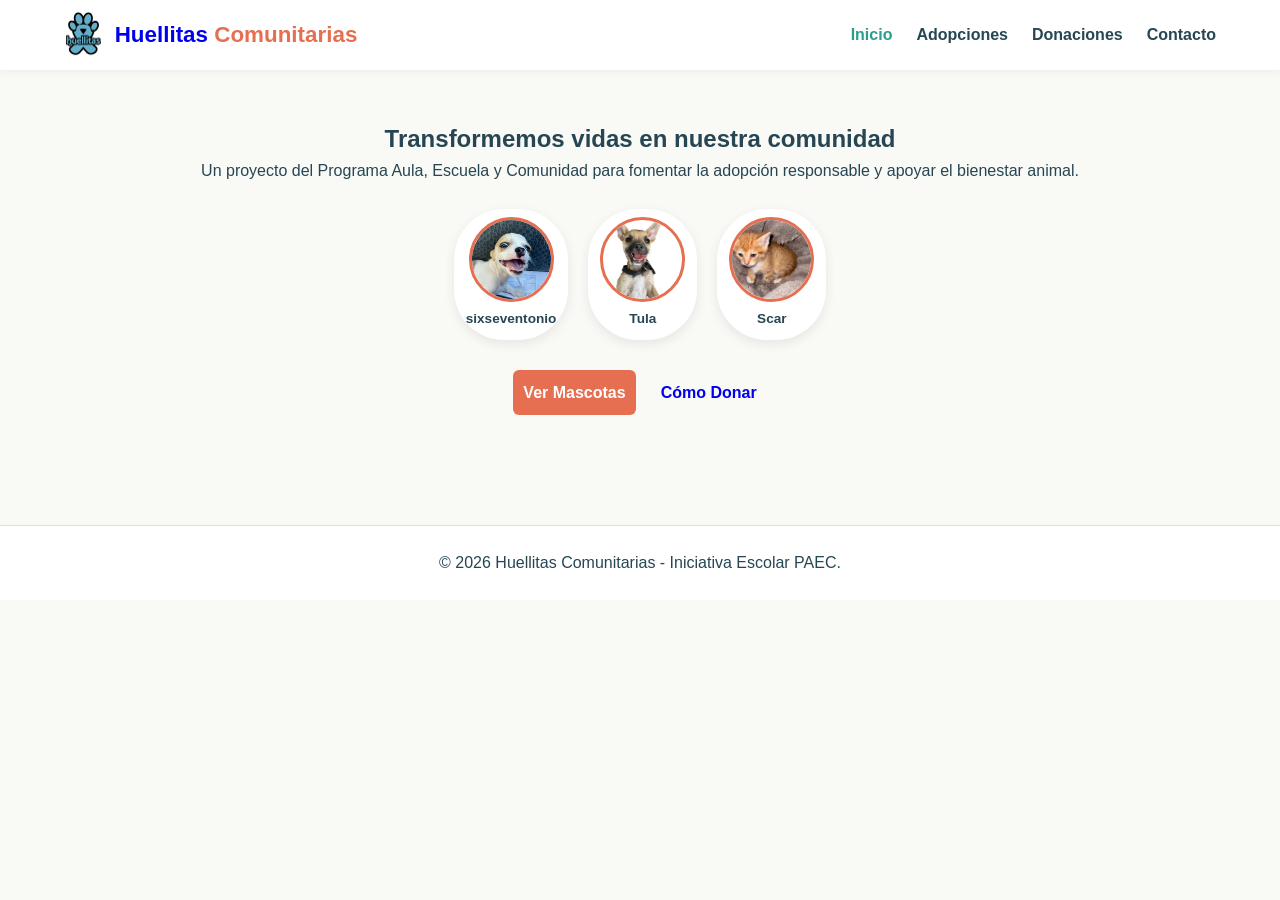
<file: index.html>
<!DOCTYPE html>
<html lang="es">
<head>
  <meta charset="UTF-8">
  <meta name="viewport" content="width=device-width, initial-scale=1.0">
  <title>Huellitas Comunitarias | Proyecto PAEC</title>
  <link rel="stylesheet" href="css/styles.css">
</head>
<body>

  <!-- Encabezado y Navegación -->
  <header class="header">
    <div class="logo">
      <a href="index.html" class="logo-link">
        <!-- Imagen del Logo -->
        <img src="imagenes/mascotas/logo.png" alt="Logo Huellitas Comunitarias" class="logo-img">
        <h1>Huellitas <span>Comunitarias</span></h1>
      </a>
    </div>
    <nav class="nav">
      <ul>
        <li><a href="index.html" class="active">Inicio</a></li>
        <li><a href="adopciones.html">Adopciones</a></li>
        <li><a href="donaciones.html">Donaciones</a></li>
        <li><a href="contacto.html">Contacto</a></li>
      </ul>
    </nav>
  </header>

  <!-- Hero Section -->
  <section class="hero">
    <div class="hero-content">
      <h2>Transformemos vidas en nuestra comunidad</h2>
      <p>Un proyecto del Programa Aula, Escuela y Comunidad para fomentar la adopción responsable y apoyar el bienestar animal.</p>
      
      <!-- Vista previa de mascotas en adopción -->
      <div class="hero-pets-preview">
        <div class="preview-pet-card">
          <img src="imagenes/mascotas/sixseventonio.JPG" alt="sixseventonio">
          <span>sixseventonio</span>
        </div>
        <div class="preview-pet-card">
          <img src="imagenes/mascotas/Tula.PNG" alt="Apolo">
          <span>Tula</span>
        </div>
        <div class="preview-pet-card">
          <img src="imagenes/mascotas/scar.jpeg" alt="Luna">
          <span>Scar</span>
        </div>
      </div>

      <!-- Botones de Acción -->
      <div class="hero-buttons">
        <a href="adopciones.html" class="btn btn-primary">Ver Mascotas</a>
        <a href="donaciones.html" class="btn btn-secondary">Cómo Donar</a>
      </div>
    </div>
  </section>

  <!-- Pie de página -->
  <footer class="footer">
    <p>&copy; 2026 Huellitas Comunitarias - Iniciativa Escolar PAEC.</p>
  </footer>

</body>
</html>
</file>
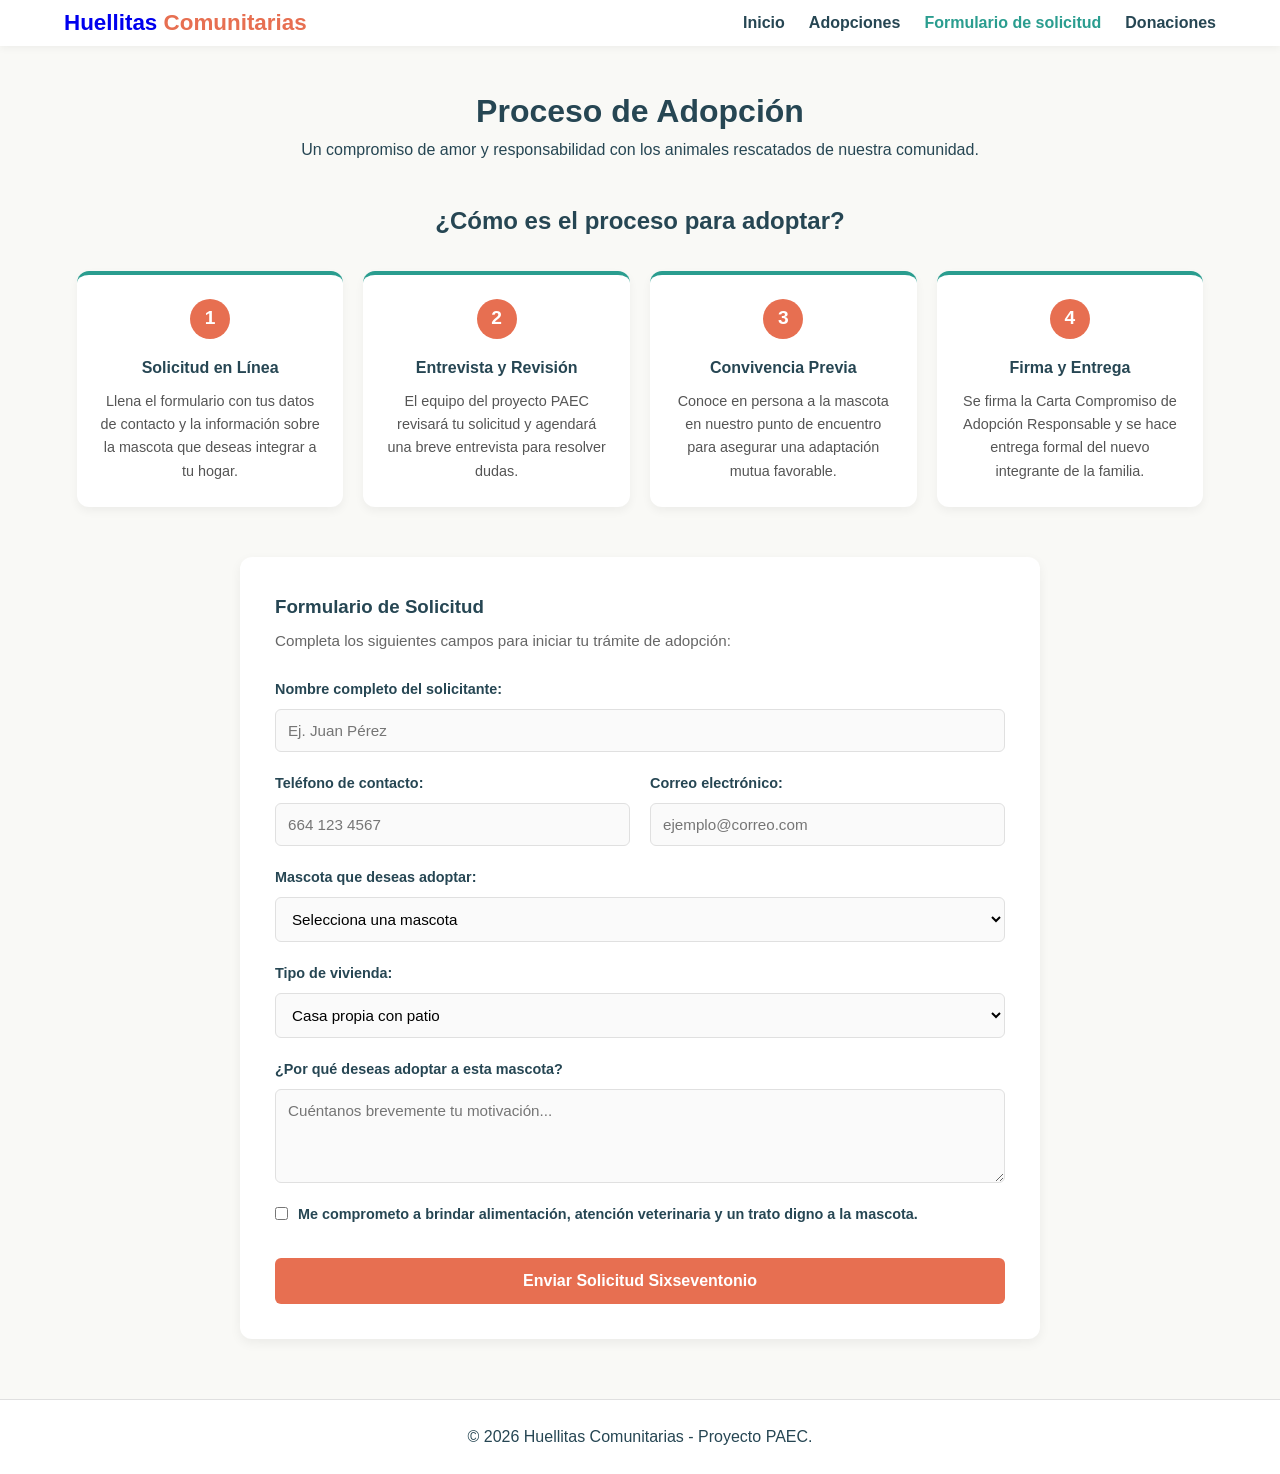
<file: adopcion sixseventonio.html>
<!DOCTYPE html>
<html lang="es">
<head>
  <meta charset="UTF-8">
  <meta name="viewport" content="width=device-width, initial-scale=1.0">
  <title>Adopción | Huellitas Comunitarias</title>
  <link rel="stylesheet" href="css/styles.css">
</head>
<body>

  <!-- Encabezado y Navegación -->
  <header class="header">
    <div class="logo">
              <a href="adopcion sixseventonio.html" class="logo-link">

      <h1>Huellitas <span>Comunitarias</span></h1>
    </div>
    <nav class="nav">
      <ul>
        <li><a href="index.html">Inicio</a></li>
        <li><a href="adopciones.html">Adopciones</a></li>
        <li><a href="adopcion sixseventonio.html" class="active">Formulario de solicitud</a></li>
        <li><a href="donaciones.html">Donaciones</a></li>
      </ul>
    </nav>
  </header>

  <main class="container">
    
    <!-- Encabezado de la Página -->
    <section class="page-title">
      <h2>Proceso de Adopción</h2>
      <p>Un compromiso de amor y responsabilidad con los animales rescatados de nuestra comunidad.</p>
    </section>

    <!-- Pasos del Proceso de Adopción -->
    <section class="process-section">
      <h3 class="section-subtitle">¿Cómo es el proceso para adoptar?</h3>
      
      <div class="steps-grid">
        <div class="step-card">
          <div class="step-number">1</div>
          <h4>Solicitud en Línea</h4>
          <p>Llena el formulario con tus datos de contacto y la información sobre la mascota que deseas integrar a tu hogar.</p>
        </div>

        <div class="step-card">
          <div class="step-number">2</div>
          <h4>Entrevista y Revisión</h4>
          <p>El equipo del proyecto PAEC revisará tu solicitud y agendará una breve entrevista para resolver dudas.</p>
        </div>

        <div class="step-card">
          <div class="step-number">3</div>
          <h4>Convivencia Previa</h4>
          <p>Conoce en persona a la mascota en nuestro punto de encuentro para asegurar una adaptación mutua favorable.</p>
        </div>

        <div class="step-card">
          <div class="step-number">4</div>
          <h4>Firma y Entrega</h4>
          <p>Se firma la Carta Compromiso de Adopción Responsable y se hace entrega formal del nuevo integrante de la familia.</p>
        </div>
      </div>
    </section>

    <!-- Formulario de Adopción -->
    <section class="form-container">
      <h3>Formulario de Solicitud </h3>
      <p>Completa los siguientes campos para iniciar tu trámite de adopción:</p>

      <form action="#" method="POST" class="adoption-form">
        <div class="form-group">
          <label for="nombre">Nombre completo del solicitante:</label>
          <input type="text" id="nombre" name="nombre" placeholder="Ej. Juan Pérez" required>
        </div>

        <div class="form-group-double">
          <div class="form-group">
            <label for="telefono">Teléfono de contacto:</label>
            <input type="tel" id="telefono" name="telefono" placeholder="664 123 4567" required>
          </div>
          <div class="form-group">
            <label for="correo">Correo electrónico:</label>
            <input type="email" id="correo" name="correo" placeholder="ejemplo@correo.com" required>
          </div>
        </div>

        <div class="form-group">
          <label for="mascota">Mascota que deseas adoptar:</label>
          <select id="mascota" name="mascota" required>
            <option value="" disabled selected>Selecciona una mascota</option>
            <option value="Tula">Tula (Perro - Mestizo)</option>
            <option value="Scar">Scar (Gato - Doméstico)</option>
            <option value="Sixseventonio">Sixseventonio  (Perro - perron)</option>
            <option value="Otro">Otra mascota rescatada</option>
          </select>
        </div>

        <div class="form-group">
          <label for="tipo-vivienda">Tipo de vivienda:</label>
          <select id="tipo-vivienda" name="tipo-vivienda" required>
            <option value="Casa con patio">Casa propia con patio</option>
            <option value="Casa sin patio">Casa sin patio</option>
            <option value="Departamento">Departamento</option>
          </select>
        </div>

        <div class="form-group">
          <label for="motivo">¿Por qué deseas adoptar a esta mascota?</label>
          <textarea id="motivo" name="motivo" rows="4" placeholder="Cuéntanos brevemente tu motivación..." required></textarea>
        </div>

        <div class="form-checkbox">
          <input type="checkbox" id="compromiso" required>
          <label for="compromiso">Me comprometo a brindar alimentación, atención veterinaria y un trato digno a la mascota.</label>
        </div>

        <button type="button" onclick="window.location.href='index.html'" class="btn btn-primary btn-block">Enviar Solicitud Sixseventonio</button>
        <form action="index.html" method="GET" class="adoption-form">

        </form>
      </form>
    </section>

  </main>

  <footer class="footer">
    <p>&copy; 2026 Huellitas Comunitarias - Proyecto PAEC.</p>
  </footer>

</body>
</html>
</file>
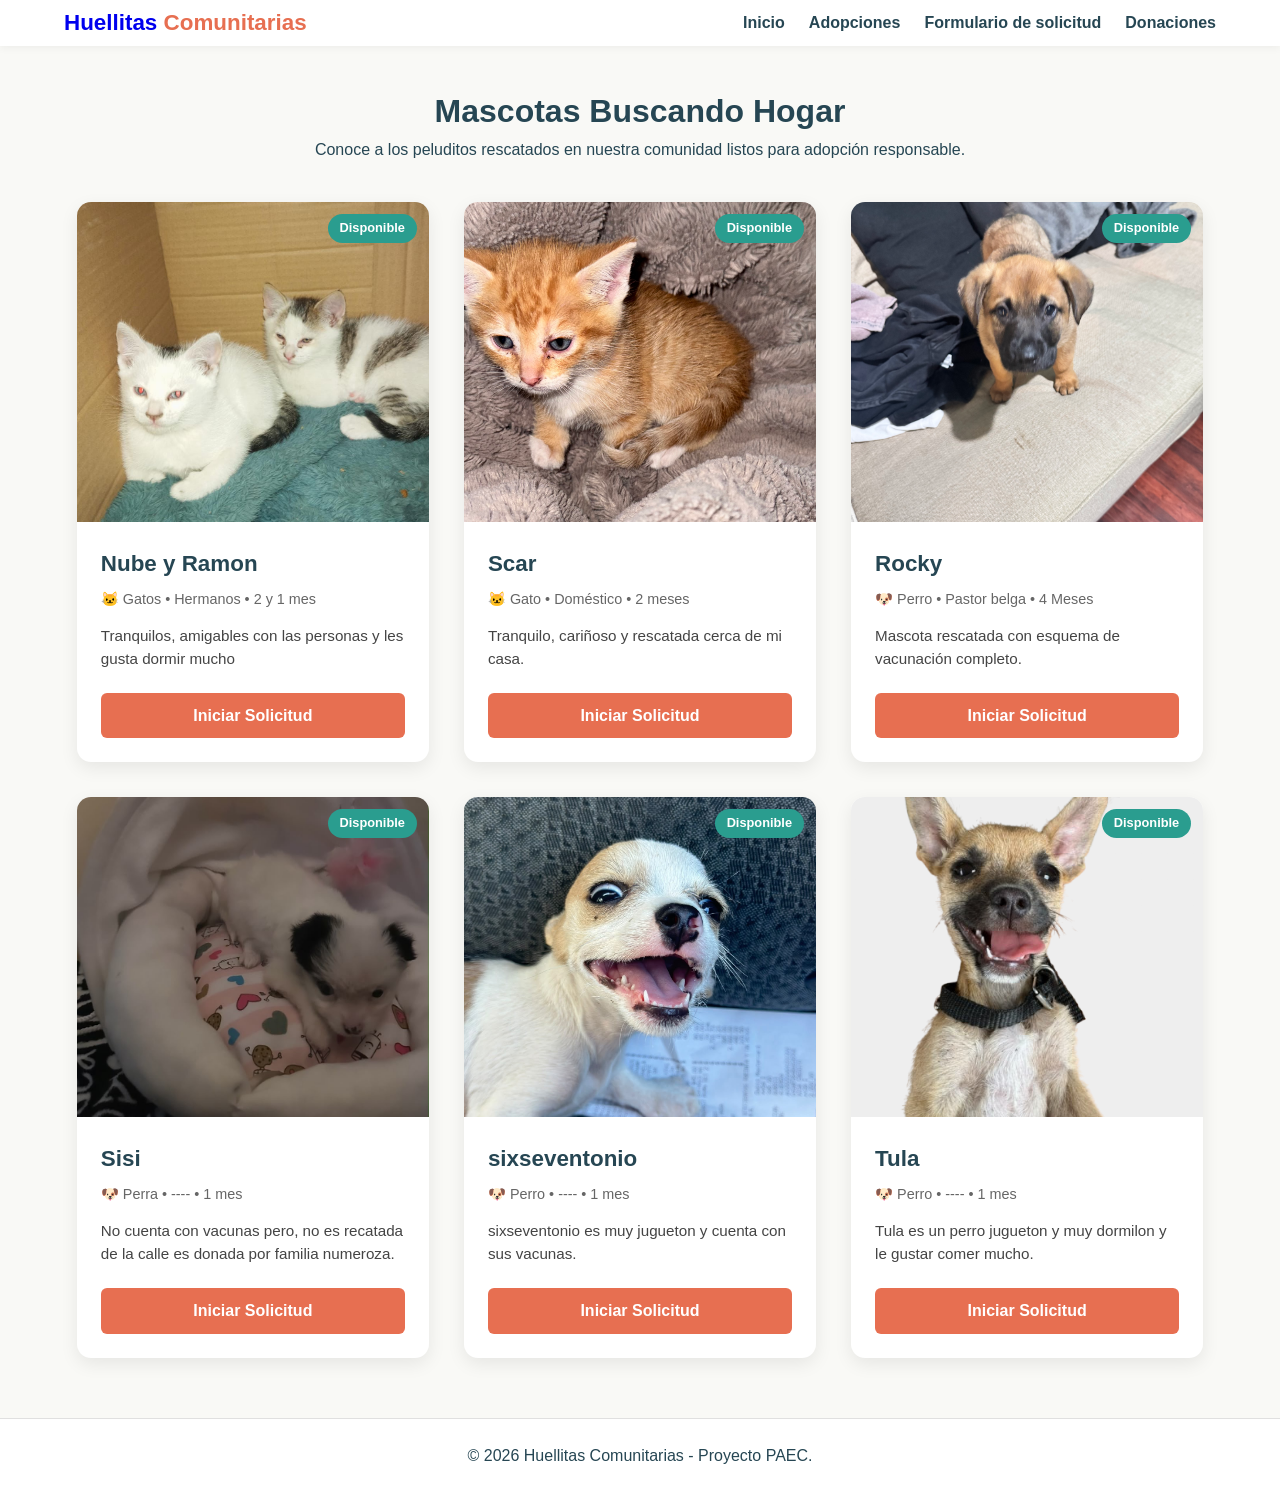
<file: adopciones.html>
<!DOCTYPE html>
<html lang="es">
<head>
  <meta charset="UTF-8">
  <meta name="viewport" content="width=device-width, initial-scale=1.0">
  <title>Adopciones | Huellitas Comunitarias</title>
  <link rel="stylesheet" href="css/styles.css">
</head>
<body>

  <header class="header">
    <div class="logo">
            <a href="adopciones.html" class="logo-link">
      <h1>Huellitas <span>Comunitarias</span></h1>
    </div>
    <nav class="nav">
      <ul>
           <li><a href="index.html">Inicio</a></li>
        <li><a href="adopciones.html" class="Activo">Adopciones</a></li>
        <li><a href="adopcion sixseventonio.html">Formulario de solicitud</a></li>
        <li><a href="donaciones.html">Donaciones</a></li>
      </ul>
    </nav>
  </header>

  <main class="container">
    <section class="page-title">
      <h2>Mascotas Buscando Hogar</h2>
      <p>Conoce a los peluditos rescatados en nuestra comunidad listos para adopción responsable.</p>
    </section>

    <!-- Grilla de Mascotas -->
    <section class="pet-grid">

      <article class="pet-card">
        <div class="pet-badge disponible">Disponible</div>
        <img src="imagenes/mascotas/nube y ramon.JPG" alt="Nube y Ramon " class="pet-img">
        <div class="pet-info">
          <h3>Nube y Ramon</h3>
          <p class="pet-meta">🐱 Gatos • Hermanos • 2 y 1 mes</p>
          <p class="pet-desc">Tranquilos, amigables con las personas y les gusta dormir mucho</p>
          <a href="adopcion sixseventonio.html" class="btn btn-primary">Iniciar Solicitud</a>

        </div>
      </article>

      <article class="pet-card">
        <div class="pet-badge disponible">Disponible</div>
        <img src="imagenes/mascotas/scar.jpeg" alt="Scar" class="pet-img">
        <div class="pet-info">
          <h3>Scar</h3>
          <p class="pet-meta">🐱 Gato • Doméstico • 2 meses</p>
          <p class="pet-desc">Tranquilo, cariñoso y rescatada cerca de mi casa.</p>
          <a href="adopcion sixseventonio.html" class="btn btn-primary">Iniciar Solicitud</a>
        </div>
      </article>

      <article class="pet-card">
        <div class="pet-badge proceso">Disponible</div>
        <img src="imagenes/mascotas/rocky.jpeg" alt="Rocky" class="pet-img">
        <div class="pet-info">
          <h3>Rocky</h3>
          <p class="pet-meta">🐶 Perro • Pastor belga • 4 Meses</p>

          <p class="pet-desc">Mascota rescatada con esquema de vacunación completo.</p>

          <a href="adopcion sixseventonio.html" class="btn btn-primary">Iniciar Solicitud</a>
        </div>
      </article>

      <article class="pet-card">
        <div class="pet-badge proceso">Disponible</div>
        <img src="imagenes/mascotas/sisi.JPG" alt="Sisi" class="pet-img">
        <div class="pet-info">
          <h3>Sisi</h3>
          <p class="pet-meta">🐶 Perra • ---- • 1 mes</p>

          <p class="pet-desc">No cuenta con vacunas pero, no es recatada de la calle es donada por familia numeroza.</p>

          <a href="adopcion sixseventonio.html" class="btn btn-primary">Iniciar Solicitud</a>
        </div>
      </article>

      <article class="pet-card">
        <div class="pet-badge proceso">Disponible</div>
        <img src="imagenes/mascotas/sixseventonio.JPG" alt="sixseventonio" class="pet-img">
        <div class="pet-info">
          <h3>sixseventonio</h3>
          <p class="pet-meta">🐶 Perro • ---- • 1 mes</p>

          <p class="pet-desc">sixseventonio es muy jugueton y cuenta con sus vacunas.</p>
          <a href="adopcion sixseventonio.html" class="btn btn-primary">Iniciar Solicitud</a>
        </div>
      </article>

      <article class="pet-card">
        <div class="pet-badge proceso">Disponible</div>
        <img src="imagenes/mascotas/Tula.PNG" alt="Tula" class="pet-img">
        <div class="pet-info">
          <h3>Tula</h3>
          <p class="pet-meta">🐶 Perro • ---- • 1 mes</p>

          <p class="pet-desc"> Tula es un perro jugueton y muy dormilon y le gustar comer mucho.</p>

          <a href="adopcion sixseventonio.html" class="btn btn-primary">Iniciar Solicitud</a>
            </div>
      </article>

    </section>
  </main>

  <footer class="footer">
    <p>&copy; 2026 Huellitas Comunitarias - Proyecto PAEC.</p>
  </footer>

</body>
</html>
</file>
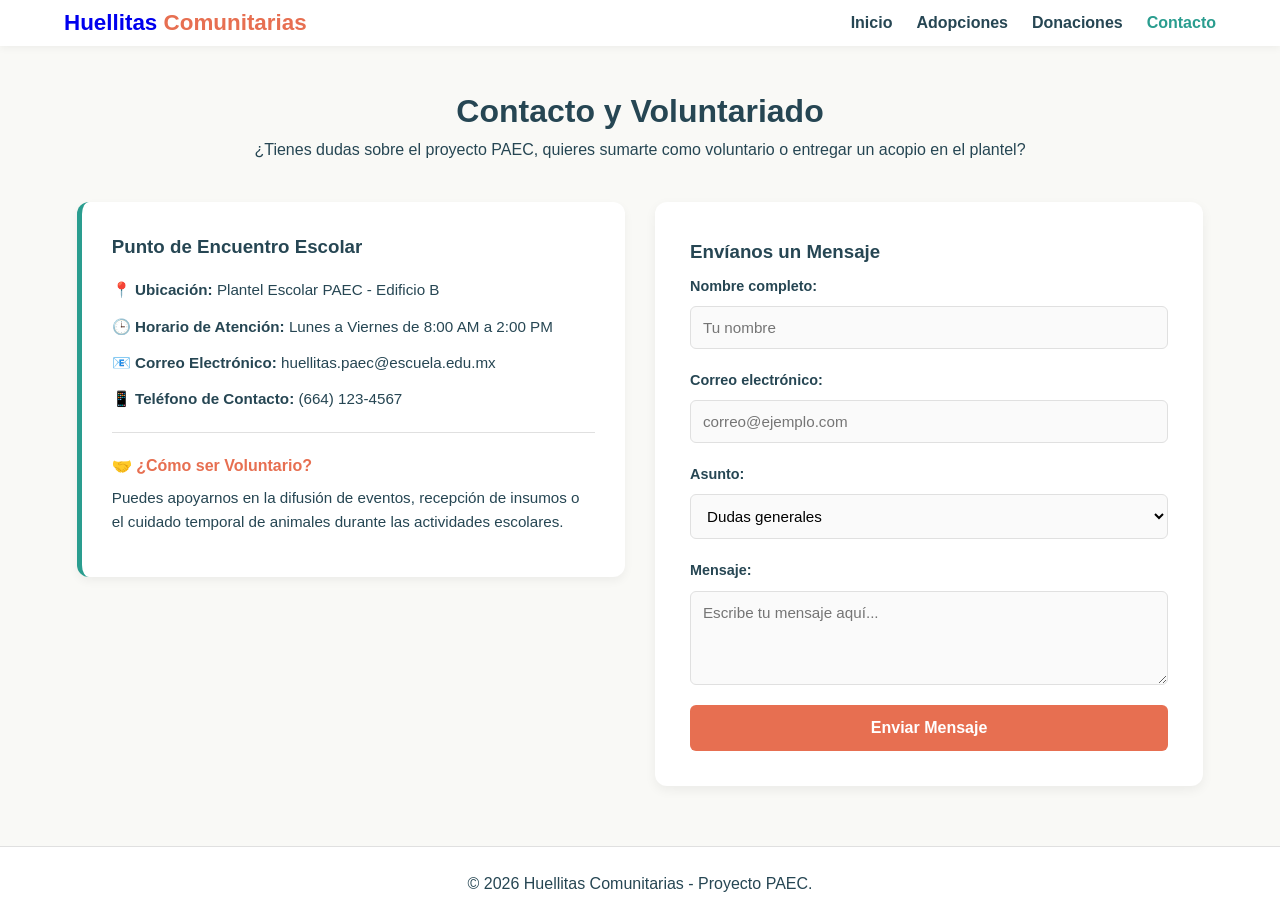
<file: contacto.html>
<!DOCTYPE html>
<html lang="es">
<head>
  <meta charset="UTF-8">
  <meta name="viewport" content="width=device-width, initial-scale=1.0">
  <title>Contacto | Huellitas Comunitarias</title>
  <link rel="stylesheet" href="css/styles.css">
</head>
<body>

  <!-- Encabezado y Navegación -->
  <header class="header">
    <div class="logo">
              <a href="contacto.html" class="logo-link">

      <a href="index.html" style="text-decoration: none;">
        <h1>Huellitas <span>Comunitarias</span></h1>
      </a>
    </div>
    <nav class="nav">
      <ul>
        <li><a href="index.html">Inicio</a></li>
        <li><a href="adopciones.html">Adopciones</a></li>
        <li><a href="donaciones.html">Donaciones</a></li>
        <li><a href="contacto.html" class="active">Contacto</a></li>
      </ul>
    </nav>
  </header>

  <main class="container">
    <section class="page-title">
      <h2>Contacto y Voluntariado</h2>
      <p>¿Tienes dudas sobre el proyecto PAEC, quieres sumarte como voluntario o entregar un acopio en el plantel?</p>
    </section>

    <section class="contact-grid">
      
      <!-- Información del Punto de Contacto Escolar -->
      <div class="contact-info-card">
        <h3>Punto de Encuentro Escolar</h3>
        <p><strong>📍 Ubicación:</strong> Plantel Escolar PAEC - Edificio B</p>
        <p><strong>🕒 Horario de Atención:</strong> Lunes a Viernes de 8:00 AM a 2:00 PM</p>
        <p><strong>📧 Correo Electrónico:</strong> huellitas.paec@escuela.edu.mx</p>
        <p><strong>📱 Teléfono de Contacto:</strong> (664) 123-4567</p>

        <hr style="margin: 20px 0; border: 0; border-top: 1px solid var(--gray-border);">

        <h4>🤝 ¿Cómo ser Voluntario?</h4>
        <p>Puedes apoyarnos en la difusión de eventos, recepción de insumos o el cuidado temporal de animales durante las actividades escolares.</p>
      </div>

      <!-- Formulario de Contacto -->
      <div class="form-container" style="margin: 0; max-width: 100%;">
        <h3>Envíanos un Mensaje</h3>
        <form action="index.html" method="GET" class="adoption-form">
          <div class="form-group">
            <label for="nombre-contacto">Nombre completo:</label>
            <input type="text" id="nombre-contacto" name="nombre" placeholder="Tu nombre" required>
          </div>

          <div class="form-group">
            <label for="correo-contacto">Correo electrónico:</label>
            <input type="email" id="correo-contacto" name="correo" placeholder="correo@ejemplo.com" required>
          </div>

          <div class="form-group">
            <label for="asunto">Asunto:</label>
            <select id="asunto" name="asunto" required>
              <option value="Dudas generales">Dudas generales</option>
              <option value="Ser voluntario">Quiero ser voluntario</option>
              <option value="Entrega de donaciones">Entrega de donaciones</option>
              <option value="Reporte de animal rescatado">Reporte de animal rescatado</option>
            </select>
          </div>

          <div class="form-group">
            <label for="mensaje">Mensaje:</label>
            <textarea id="mensaje" name="mensaje" rows="4" placeholder="Escribe tu mensaje aquí..." required></textarea>
          </div>

          <button type="button" onclick="window.location.href='index.html'" class="btn btn-primary btn-block">Enviar Mensaje</button>
        </form>
      </div>

    </section>
  </main>

  <footer class="footer">
    <p>&copy; 2026 Huellitas Comunitarias - Proyecto PAEC.</p>
  </footer>

</body>
</html>
</file>
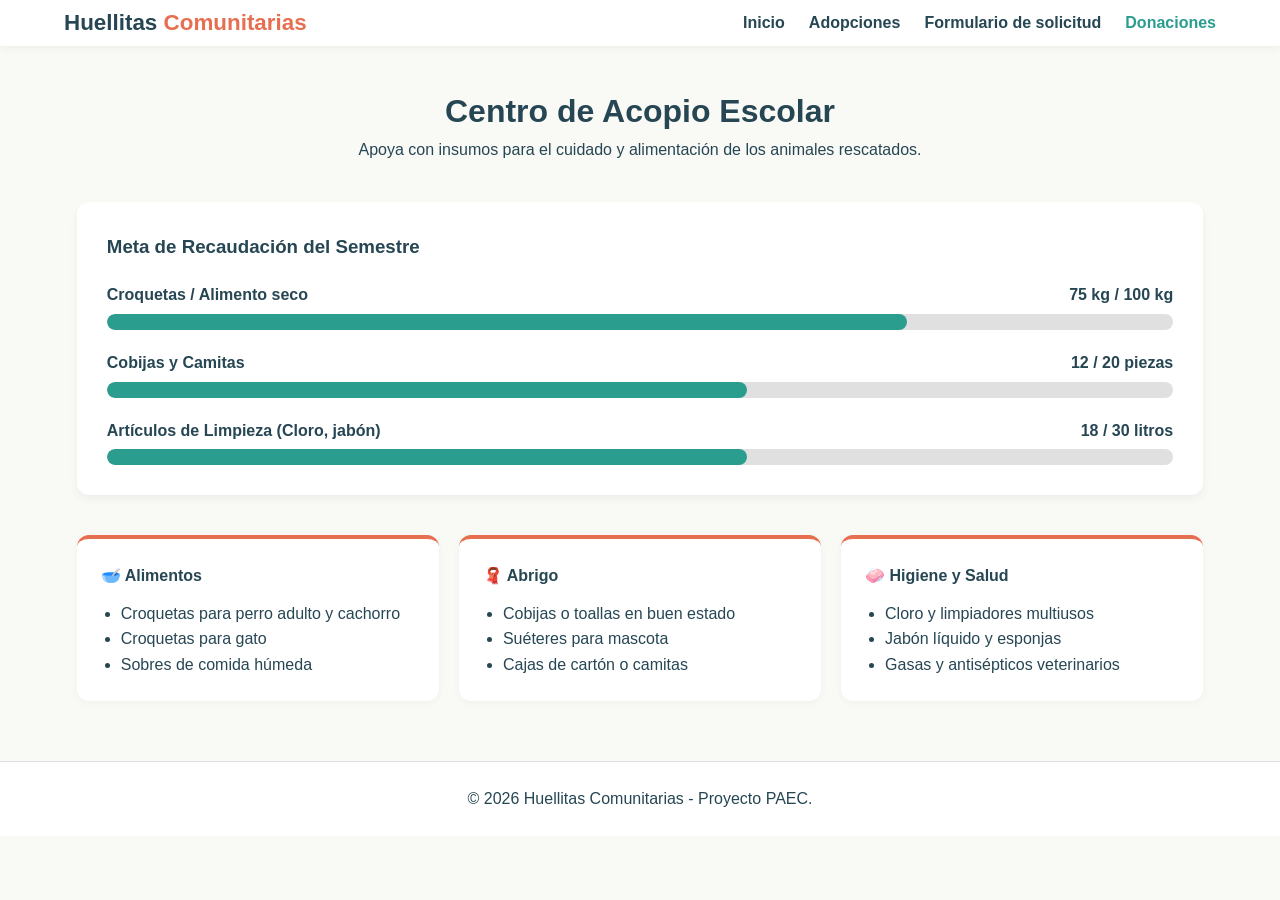
<file: donaciones.html>
<!DOCTYPE html>
<html lang="es">
<head>
  <meta charset="UTF-8">
  <meta name="viewport" content="width=device-width, initial-scale=1.0">
  <title>Donaciones | Huellitas Comunitarias</title>
  <link rel="stylesheet" href="css/styles.css">
</head>
<body>

  <header class="header">
    <div class="logo">
      <h1>Huellitas <span>Comunitarias</span></h1>
            <a href="donaciones.html" class="logo-link">

    </div>
    <nav class="nav">
      <ul>
           <li><a href="index.html">Inicio</a></li>
        <li><a href="adopciones.html">Adopciones</a></li>
        <li><a href="adopcion sixseventonio.html">Formulario de solicitud</a></li>
        <li><a href="donaciones.html" class="active">Donaciones</a></li>
      </ul>
    </nav>
  </header>

  <main class="container">
    <section class="page-title">
      <h2>Centro de Acopio Escolar</h2>
      <p>Apoya con insumos para el cuidado y alimentación de los animales rescatados.</p>
    </section>

    <!-- Meta de Colecta escolar -->
    <section class="progress-section">
      <h3>Meta de Recaudación del Semestre</h3>
      
      <div class="progress-item">
        <div class="progress-labels">
          <span>Croquetas / Alimento seco</span>
          <span>75 kg / 100 kg</span>
        </div>
        <div class="progress-bar"><div class="fill" style="width: 75%;"></div></div>
      </div>

      <div class="progress-item">
        <div class="progress-labels">
          <span>Cobijas y Camitas</span>
          <span>12 / 20 piezas</span>
        </div>
        <div class="progress-bar"><div class="fill" style="width: 60%;"></div></div>
      </div>

      <div class="progress-item">
        <div class="progress-labels">
          <span>Artículos de Limpieza (Cloro, jabón)</span>
          <span>18 / 30 litros</span>
        </div>
        <div class="progress-bar"><div class="fill" style="width: 60%;"></div></div>
      </div>
    </section>

    <!-- Lista de Artículos Aceptados -->
    <section class="supplies-grid">
      <div class="supply-card">
        <h4>🥣 Alimentos</h4>
        <ul>
          <li>Croquetas para perro adulto y cachorro</li>
          <li>Croquetas para gato</li>
          <li>Sobres de comida húmeda</li>
        </ul>
      </div>

      <div class="supply-card">
        <h4>🧣 Abrigo</h4>
        <ul>
          <li>Cobijas o toallas en buen estado</li>
          <li>Suéteres para mascota</li>
          <li>Cajas de cartón o camitas</li>
        </ul>
      </div>

      <div class="supply-card">
        <h4>🧼 Higiene y Salud</h4>
        <ul>
          <li>Cloro y limpiadores multiusos</li>
          <li>Jabón líquido y esponjas</li>
          <li>Gasas y antisépticos veterinarios</li>
        </ul>
      </div>
    </section>
  </main>

  <footer class="footer">
    <p>&copy; 2026 Huellitas Comunitarias - Proyecto PAEC.</p>
  </footer>

</body>
</html>
</file>
<file: css/styles.css>
/* Variables y Reset General */
:root {
  --bg-color: #F9F9F6;
  --primary: #2A9D8F;
  --accent: #E76F51;
  --dark-text: #264653;
  --card-bg: #FFFFFF;
  --gray-border: #E0E0E0;
}

* {
  margin: 0;
  padding: 0;
  box-sizing: border-box;
}

body {
  font-family: 'Segoe UI', Tahoma, Geneva, Verdana, sans-serif;
  background-color: var(--bg-color);
  color: var(--dark-text);
  line-height: 1.6;
}

/* Header & Nav */
.header {
  background-color: #FFFFFF;
  display: flex;
  justify-content: space-between;
  align-items: center;
  padding: 1.2rem 8%;
  box-shadow: 0 4px 12px rgba(0, 0, 0, 0.05);
}

.logo h1 span {
  color: var(--accent);
}

.nav ul {
  display: flex;
  list-style: none;
  gap: 24px;
}

.nav a {
  text-decoration: none;
  color: var(--dark-text);
  font-weight: 600;
  transition: color 0.3s;
}

.nav a.active, .nav a:hover {
  color: var(--primary);
}

/* Contenedor Principal */
.container {
  width: 88%;
  max-width: 1200px;
  margin: 40px auto;
}

.page-title {
  text-align: center;
  margin-bottom: 40px;
}

.page-title h2 {
  font-size: 2rem;
  color: var(--dark-text);
}

/* Grilla de Adopciones (CSS Grid) */
.pet-grid {
  display: grid;
  grid-template-columns: repeat(auto-fit, minmax(280px, 1fr));
  gap: 30px;
}

.pet-card {
  background: var(--card-bg);
  border-radius: 12px;
  overflow: hidden;
  box-shadow: 0 4px 10px rgba(0, 0, 0, 0.06);
  position: relative;
  display: flex;
  flex-direction: column;
}

.pet-badge {
  position: absolute;
  top: 12px;
  right: 12px;
  padding: 4px 12px;
  border-radius: 20px;
  font-size: 0.8rem;
  font-weight: bold;
  color: #FFF;
}

.pet-badge.disponible { background-color: var(--primary); }
.pet-badge.proceso { background-color: #2A9D8F; }

.pet-img {
  width: 100%;
  height: 220px;
  object-fit: cover;
  background-color: #EEE;
}

.pet-info {
  padding: 20px;
  display: flex;
  flex-direction: column;
  flex-grow: 1;
}

.pet-meta {
  font-size: 0.85rem;
  color: #666;
  margin: 6px 0 12px 0;
}

.pet-desc {
  font-size: 0.95rem;
  margin-bottom: 20px;
  flex-grow: 1;
}

/* Botones */
.btn {
  display: block;
  text-align: center;
  padding: 10px;
  border-radius: 6px;
  text-decoration: none;
  font-weight: bold;
  border: none;
  cursor: pointer;
}

.btn-primary {
  background-color: var(--accent);
  color: #FFF;
}

.btn-disabled {
  background-color: #CCC;
  color: #666;
  cursor: not-allowed;
}

/* Sección Donaciones y Barras de Progreso */
.progress-section {
  background: var(--card-bg);
  padding: 30px;
  border-radius: 12px;
  margin-bottom: 40px;
  box-shadow: 0 4px 10px rgba(0,0,0,0.05);
}

.progress-item {
  margin-top: 20px;
}

.progress-labels {
  display: flex;
  justify-content: space-between;
  font-weight: 600;
  margin-bottom: 6px;
}

.progress-bar {
  width: 100%;
  height: 16px;
  background-color: #E0E0E0;
  border-radius: 10px;
  overflow: hidden;
}

.progress-bar .fill {
  height: 100%;
  background-color: var(--primary);
  border-radius: 10px;
}

.supplies-grid {
  display: grid;
  grid-template-columns: repeat(auto-fit, minmax(260px, 1fr));
  gap: 20px;
}

.supply-card {
  background: var(--card-bg);
  padding: 24px;
  border-radius: 12px;
  border-top: 4px solid var(--accent);
  box-shadow: 0 2px 8px rgba(0,0,0,0.04);
}

.supply-card ul {
  margin-top: 12px;
  padding-left: 20px;
}

/* Footer */
.footer {
  text-align: center;
  padding: 24px;
  margin-top: 60px;
  background-color: #FFFFFF;
  border-top: 1px solid var(--gray-border);
}

/* Subtítulos e Indicadores */
.section-subtitle {
  text-align: center;
  margin-bottom: 30px;
  color: var(--dark-text);
  font-size: 1.5rem;
}

/* Grilla del Proceso de Adopción (4 Pasos) */
.process-section {
  margin-bottom: 50px;
}

.steps-grid {
  display: grid;
  grid-template-columns: repeat(auto-fit, minmax(220px, 1fr));
  gap: 20px;
}

.step-card {
  background: var(--card-bg);
  padding: 24px 20px;
  border-radius: 12px;
  text-align: center;
  box-shadow: 0 4px 10px rgba(0, 0, 0, 0.05);
  border-top: 4px solid var(--primary);
  position: relative;
}

.step-number {
  width: 40px;
  height: 40px;
  background-color: var(--accent);
  color: #ffffff;
  border-radius: 50%;
  display: flex;
  align-items: center;
  justify-content: center;
  font-weight: bold;
  font-size: 1.2rem;
  margin: 0 auto 16px auto;
}

.step-card h4 {
  margin-bottom: 10px;
  color: var(--dark-text);
}

.step-card p {
  font-size: 0.9rem;
  color: #555;
}

/* Formulario de Adopción Sixseventonio */
.form-container {
  background: var(--card-bg);
  padding: 35px;
  border-radius: 12px;
  box-shadow: 0 4px 12px rgba(0,0,0,0.06);
  max-width: 800px;
  margin: 0 auto 40px auto;
}

.form-container h3 {
  color: var(--dark-text);
  margin-bottom: 8px;
}

.form-container > p {
  margin-bottom: 24px;
  color: #666;
  font-size: 0.95rem;
}

.adoption-form .form-group {
  margin-bottom: 20px;
  display: flex;
  flex-direction: column;
}

.form-group-double {
  display: grid;
  grid-template-columns: repeat(auto-fit, minmax(240px, 1fr));
  gap: 20px;
}

.adoption-form label {
  font-weight: 600;
  margin-bottom: 8px;
  font-size: 0.9rem;
}

.adoption-form input[type="text"],
.adoption-form input[type="tel"],
.adoption-form input[type="email"],
.adoption-form select,
.adoption-form textarea {
  width: 100%;
  padding: 12px;
  border: 1px solid var(--gray-border);
  border-radius: 6px;
  font-size: 0.95rem;
  font-family: inherit;
  background-color: #FAFAFA;
}

.adoption-form input:focus,
.adoption-form select:focus,
.adoption-form textarea:focus {
  outline: none;
  border-color: var(--primary);
  background-color: #FFFFFF;
}

.form-checkbox {
  display: flex;
  align-items: flex-start;
  gap: 10px;
  margin-bottom: 24px;
  font-size: 0.9rem;
}

.form-checkbox input {
  margin-top: 4px;
}

.btn-block {
  width: 100%;
  padding: 14px;
  font-size: 1rem;
}

/* Sección de Contacto */
.contact-grid {
  display: grid;
  grid-template-columns: repeat(auto-fit, minmax(300px, 1fr));
  gap: 30px;
  align-items: start;
}

.contact-info-card {
  background: var(--card-bg);
  padding: 30px;
  border-radius: 12px;
  box-shadow: 0 4px 10px rgba(0, 0, 0, 0.05);
  border-left: 5px solid var(--primary);
}

.contact-info-card h3 {
  margin-bottom: 16px;
  color: var(--dark-text);
}

.contact-info-card p {
  margin-bottom: 12px;
  font-size: 0.95rem;
}

.contact-info-card h4 {
  margin-bottom: 8px;
  color: var(--accent);
}
/* Limitar tamaño del logo para que no se vea gigante */
.logo img, 
.logo-img {
  height: 50px !important; /* Controla la altura del logo */
  width: auto !important;  /* Mantiene la proporción correcta */
  object-fit: contain;
}

/* Alineación en una sola línea (Logo + Texto) */
.logo a, 
.logo-link {
  display: flex;
  align-items: center;
  gap: 12px;
  text-decoration: none;
}

.logo h1 {
  font-size: 1.4rem;
  margin: 0;
  line-height: 1;
}

/* Encabezado general ordenado */
.header {
  display: flex;
  justify-content: space-between;
  align-items: center;
  padding: 10px 5%;
  background-color: #ffffff;
  box-shadow: 0 2px 8px rgba(0,0,0,0.05);
}

/* Vista previa de mascotas en la Hero Section */
.hero-pets-preview {
  display: flex;
  justify-content: center;
  align-items: center;
  gap: 20px;
  margin: 25px 0 30px 0;
  flex-wrap: wrap;
}

.preview-pet-card {
  display: flex;
  flex-direction: column;
  align-items: center;
  background-color: #FFFFFF;
  padding: 8px 12px 10px 12px;
  border-radius: 50px;
  box-shadow: 0 4px 12px rgba(0, 0, 0, 0.08);
  transition: transform 0.3s ease, box-shadow 0.3s ease;
}

.preview-pet-card:hover {
  transform: translateY(-5px);
  box-shadow: 0 6px 16px rgba(0, 0, 0, 0.12);
}

.preview-pet-card img {
  width: 85px;
  height: 85px;
  border-radius: 50%;
  object-fit: cover;
  border: 3px solid var(--accent, #E76F51);
}

.preview-pet-card span {
  font-size: 0.85rem;
  font-weight: bold;
  color: var(--dark-text, #264653);
  margin-top: 6px;
}

/* Alineación general del Hero */
.hero {
  text-align: center;
  padding: 50px 20px;
}

.hero-buttons {
  display: flex;
  justify-content: center;
  gap: 15px;
  flex-wrap: wrap;
}
/* Grilla y Tarjetas de Mascotas con imágenes grandes */
.pet-grid {
  display: grid;
  grid-template-columns: repeat(auto-fit, minmax(320px, 1fr)); /* Tarjetas más anchas */
  gap: 35px;
}

.pet-card {
  background: #ffffff;
  border-radius: 14px;
  overflow: hidden;
  box-shadow: 0 6px 18px rgba(0, 0, 0, 0.08);
  transition: transform 0.3s ease, box-shadow 0.3s ease;
  display: flex;
  flex-direction: column;
}

.pet-card:hover {
  transform: translateY(-6px);
  box-shadow: 0 10px 24px rgba(0, 0, 0, 0.12);
}

/* Imagen de la Mascota Más Grande y Detallada */
.pet-img {
  width: 100%;
  height: 320px; /* Incrementado de 220px a 320px */
  object-fit: cover; /* Evita que la foto se deforme o estire */
  object-position: center;
  display: block;
}

.pet-info {
  padding: 24px;
  display: flex;
  flex-direction: column;
  flex-grow: 1;
}

.pet-info h3 {
  font-size: 1.4rem;
  color: var(--dark-text, #264653);
}

.pet-meta {
  font-size: 0.9rem;
  color: #666;
  margin: 6px 0 14px 0;
  font-weight: 500;
}

.pet-desc {
  font-size: 0.95rem;
  margin-bottom: 22px;
  color: #444;
  line-height: 1.5;
  flex-grow: 1;
}
</file>
